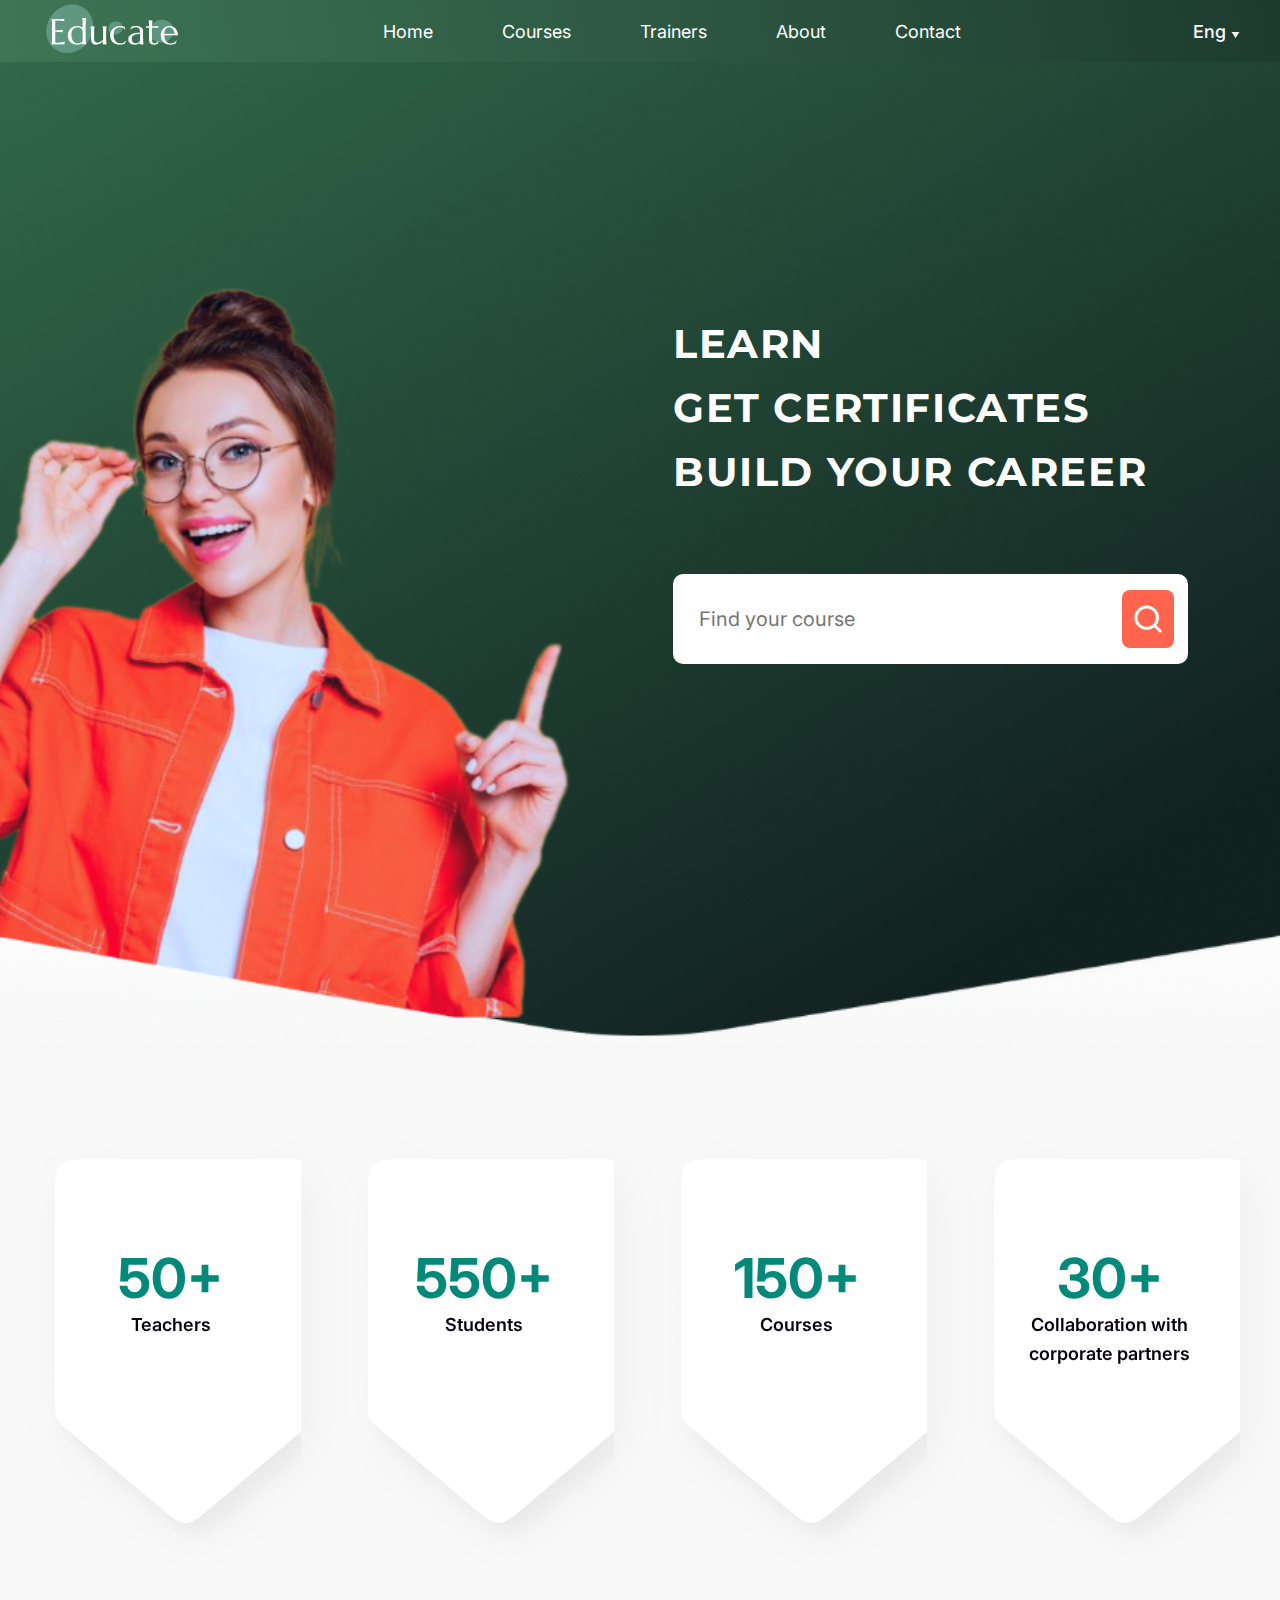
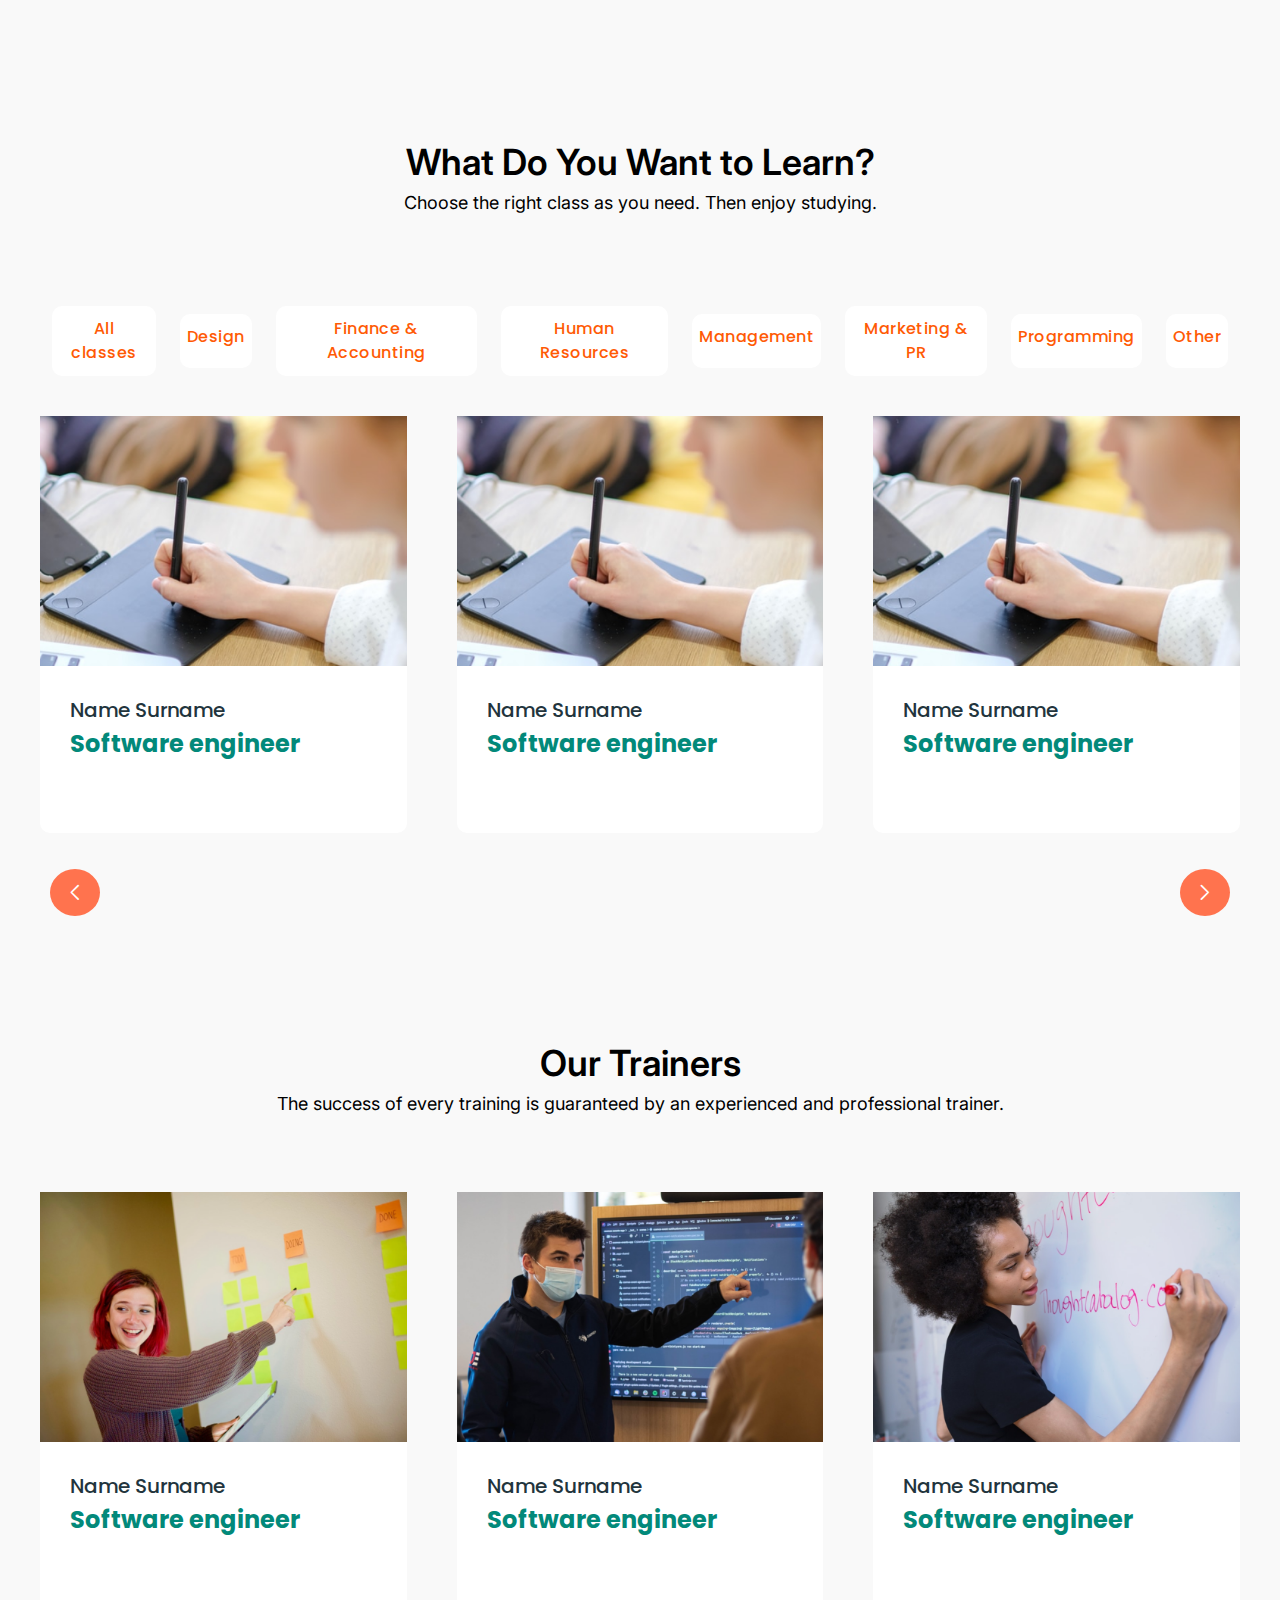
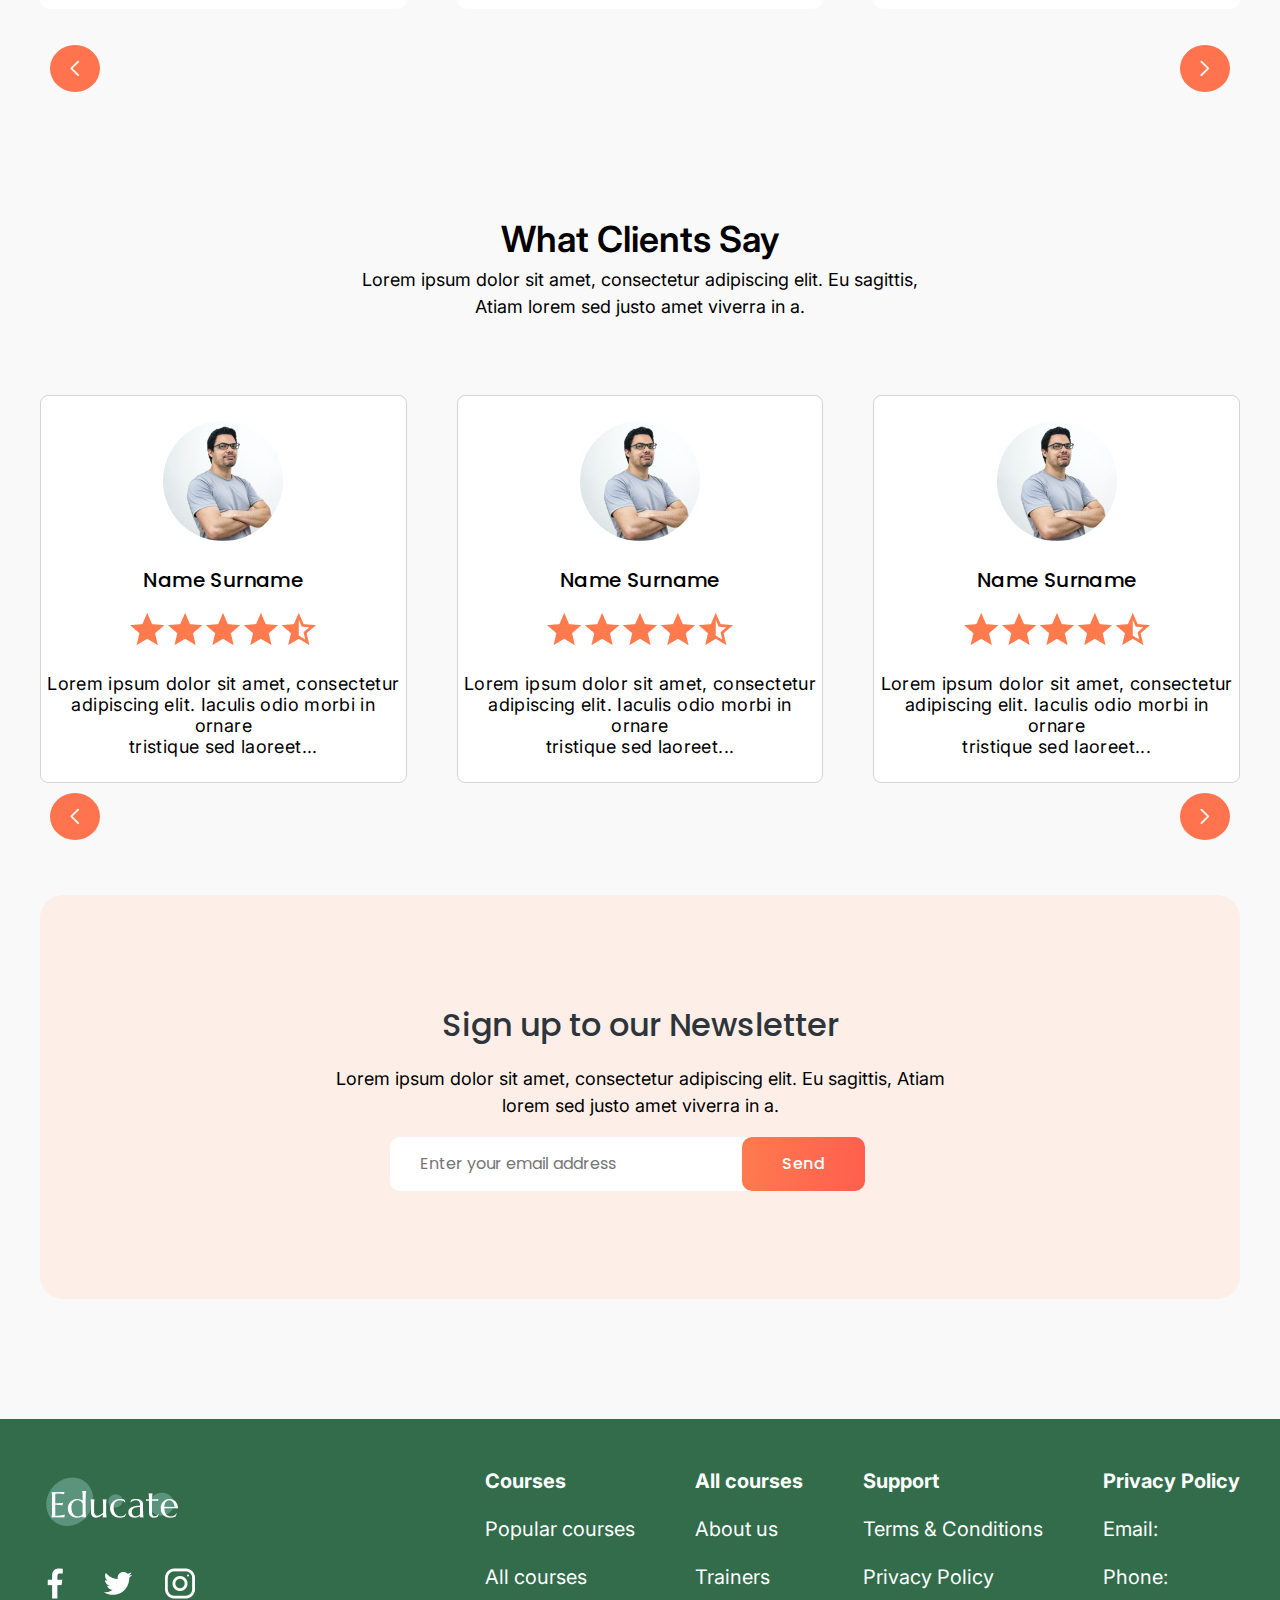
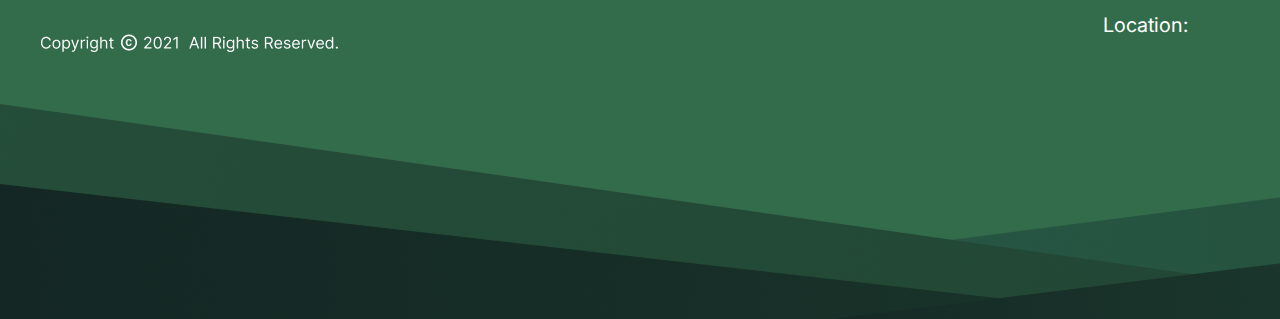
<file: index.html>
<!DOCTYPE html>
<html lang="en">
<head>
    <meta charset="UTF-8">
    <meta name="viewport" content="width=device-width, initial-scale=1.0">
    <title>Document</title>
    <link href="style/style.css" rel="stylesheet" >
    <link
    rel="stylesheet"
    href="https://cdn.jsdelivr.net/npm/swiper@10/swiper-bundle.min.css"
  />
</head>
<body>
    <header>
            <div class="header_top">
                <div class="container">
                   <div class="header__wrap">
                        <div class="header_logo">
                            <img src="images/Educate.png"> 
                        </div>
                        <div class="header_menu">
                            <div class="header_menu_flexed">
                                <ul>
                                    <li>Home</li>
                                    <li>Courses</li>
                                    <li>Trainers</li>
                                    <li>About</li>
                                    <li>Contact</li>
                                </ul>
                            </div>
                        </div>
                        <div class="header_languages">
                            <a href="#">Eng <img src="images/Polygon 2.png"></a>
                            
                        </div>
                   </div>
                </div>
            </div>
    </header>
    
    <section class="under_header">
            <div class="container">
                <div class="header__wrapper">
         
                    <div class="holder">
                        <div class="holder_right">
                                <div class="text">
                                    <p>LEARN<br>
                                        GET CERTIFICATES<br>
                                        BUILD YOUR CAREER</p>
                                </div>
                                <div class="searcher">
                                    <input class="searchBar" placeholder="Find your course">
                                    <button class="lupa"><a href="#"></a></button>
                                </div>
                        </div>      
                    </div>
                </div>
               
            </div>
    </section>
    <section class="figurs">
        <div class="container">
            <div class="bigBox">
                <div class="childrenBox">
                    <div>
                        <b>50+</b>
                        <span>Teachers</span>
                    </div>
                   
                </div>
                <div class="childrenBox">
                    <div>
                        <b>550+</b>
                    <span>Students</span>
                    </div>
                </div>
                <div class="childrenBox">
                    <div>
                        <b>150+</b>
                    <span>Courses</span>
                    </div>
                </div>
                <div class="childrenBox">
                    <div>
                        <b>30+</b>
                    <span>Collaboration with<br>
                        corporate partners</span>
                    </div>
                </div>
            </div>
        </div>
    </section>






    <section class="second">
        <div class="container">
            <div class="everything">
                <div class="explain_part">
                    <h2>What Do You Want to Learn?</h2>
                    <p>Choose the right class as you need. Then enjoy studying.</p>
                </div>
                <div class="miniMenu">
                    <ul>
                        <li><a href="#">All classes</a></li>
                        <li><a href="#">Design</a></li>
                        <li><a href="#">Finance & Accounting</a></li>
                        <li><a href="#">Human Resources </a></li>
                        <li><a href="#">Management</a></li>
                        <li><a href="#">Marketing & PR</a></li>
                        <li><a href="#">Programming</a></li>
                        <li><a href="#">Other</a></li>
                    </ul>
                </div>
                <div>
                    <div id="slider1" class="swiper">
                        <!-- Additional required wrapper -->
                        <div class="swiper-wrapper">
                          <!-- Slides -->
                        <div class="swiper-slide"> 
                            <div class="imageBox">
                                    <div class="imageB" style="background-image: url(images/imageBox1.png);">
            
                                    </div>
                                    <div class="vochmiban">
                                        <div><span class="tag">Name Surname </span></div>
                                        <div><p class="description">Software engineer</p></div>
                                    </div>
                            </div>
                        </div>
                          <div class="swiper-slide">
                            <div class="imageBox">
                                <div class="imageB" style="background-image: url(images/imageBox1.png);">
        
                                </div>
                                <div class="vochmiban">
                                    <div><span class="tag">Name Surname </span></div>
                                    <div><p class="description">Software engineer</p></div>
                                </div>
                            </div>
                          </div>
                          <div class="swiper-slide">
                            <div class="imageBox">
                                <div class="imageB" style="background-image: url(images/imageBox1.png);">
                                </div>
                                <div class="vochmiban">
                                    <div><span class="tag">Name Surname </span></div>
                                    <div><p class="description">Software engineer</p></div>
                                </div>
                            </div>
                          </div>
                          <div class="swiper-slide">
                            <div class="imageBox">
                                <div class="imageB" style="background-image: url(images/imageBox1.png);">
                                </div>
                                <div class="vochmiban">
                                    <div><span class="tag">Name Surname </span></div>
                                    <div><p class="description">Software engineer</p></div>
                                </div>
                            </div>
                          </div>
                          <div class="swiper-slide">
                            <div class="imageBox">
                                <div class="imageB" style="background-image: url(images/imageBox1.png);">
                                </div>
                                <div class="vochmiban">
                                    <div><span class="tag">Name Surname </span></div>
                                    <div><p class="description">Software engineer</p></div>
                                </div>
                            </div>
                          </div>
                          
                        </div>
                      
                        <div class="swiper-button-prev"></div>
                        <div class="swiper-button-next"></div>

                      </div>
                </div>
                
            </div>
            
        </div>
    </section>
    <section class="second">
        <div class="container">
            <div class="everything">
                <div class="explain_part">
                    <h2>Our Trainers</h2>
                    <p>The success of every training is guaranteed by an experienced and professional trainer.</p>
                </div>
                <div>
                    <div id="slider2" class="swiper">
                        <!-- Additional required wrapper -->
                        <div class="swiper-wrapper">
                          <!-- Slides -->
                          <div class="swiper-slide">
                            <div class="imageBox">
                                <div class="imageB" style="background-image:url(images/ginger.png);">
                                </div>
                                <div class="vochmiban">
                                    <div><span class="tag">Name Surname </span></div>
                                    <div><p class="description">Software engineer</p></div>
                                </div>
                            </div>
                          </div>
                          <div class="swiper-slide">
                            <div class="imageBox">
                                <div class="imageB" style="background-image: url(images/imageBox2.png);">
                                </div>
                                <div class="vochmiban">
                                    <div><span class="tag">Name Surname </span></div>
                                    <div><p class="description">Software engineer</p></div>
                                </div>
                            </div>
                          </div>
                          <div class="swiper-slide">
                            <div class="imageBox">
                                <div class="imageB" style="background-image: url(images/imageBox3.png);">
                                </div>
                                <div class="vochmiban">
                                    <div><span class="tag">Name Surname </span></div>
                                    <div><p class="description">Software engineer</p></div>
                                </div>
                            </div>
                          </div>
                          <div class="swiper-slide">
                            <div class="imageBox">
                                <div class="imageB" style="background-image: url(images/imageBox3.png);">
                                </div>
                                <div class="vochmiban">
                                    <div><span class="tag">Name Surname </span></div>
                                    <div><p class="description">Software engineer</p></div>
                                </div>
                            </div>
                          </div>
                 
                        </div>

                        <div class="swiper-button-prev"></div>
                        <div class="swiper-button-next"></div>
                      </div>
                </div>
            </div>
            
        </div>
    </section>
    <section>
        <div class="container">
            <div class="ns_parent">
                <div class="explain_part">
                    <h2>What Clients Say</h2>
                    <p>Lorem ipsum dolor sit amet, consectetur adipiscing elit. Eu sagittis,<br>
                        Atiam lorem sed justo amet viverra in a.</p>
                </div>
                <div>
                    <div id="slider3" class="swiper">
                        <!-- Additional required wrapper -->
                        <div class="swiper-wrapper">
                          <!-- Slides -->
                          <div class="swiper-slide">
                            <div class="smallChild">
                                <div class="omg"><img class="picture" src="images/muzhik.png"></div>
                                <div class="lol"><span class="namesurname">Name Surname</span></div>
                                <div><img src="images/zvezdi.png"></div>
                                <p>Lorem ipsum dolor sit amet, consectetur<br>
                                    adipiscing elit. Iaculis odio morbi in ornare<br>
                                    tristique sed laoreet...</p>
                            </div>
                          </div>
                          <div class="swiper-slide">
                            <div class="smallChild">
                                <div class="omg"><img class="picture" src="images/muzhik.png"></div>
                                <div class="lol"><span class="namesurname">Name Surname</span></div>
                                <div><img src="images/zvezdi.png"></div>
                                <p>Lorem ipsum dolor sit amet, consectetur<br>
                                    adipiscing elit. Iaculis odio morbi in ornare<br>
                                    tristique sed laoreet...</p>
                            </div>
                          </div>
                          <div class="swiper-slide">
                            <div class="smallChild">
                                <div class="omg"><img class="picture" src="images/muzhik.png"></div>
                                <div class="lol"><span class="namesurname">Name Surname</span></div>
                                <div><img src="images/zvezdi.png"></div>
                                <p>Lorem ipsum dolor sit amet, consectetur<br>
                                    adipiscing elit. Iaculis odio morbi in ornare<br>
                                    tristique sed laoreet...</p>
                            </div>
                          </div>
                          <div class="swiper-slide">
                            <div class="smallChild">
                                <div class="omg"><img class="picture" src="images/muzhik.png"></div>
                                <div class="lol"><span class="namesurname">Name Surname</span></div>
                                <div><img src="images/zvezdi.png"></div>
                                <p>Lorem ipsum dolor sit amet, consectetur<br>
                                    adipiscing elit. Iaculis odio morbi in ornare<br>
                                    tristique sed laoreet...</p>
                            </div>
                          </div>
                          <div class="swiper-slide">
                            <div class="smallChild">
                                <div class="omg"><img class="picture" src="images/muzhik.png"></div>
                                <div class="lol"><span class="namesurname">Name Surname</span></div>
                                <div><img src="images/zvezdi.png"></div>
                                <p>Lorem ipsum dolor sit amet, consectetur<br>
                                    adipiscing elit. Iaculis odio morbi in ornare<br>
                                    tristique sed laoreet...</p>
                            </div>
                          </div>
                          <div class="swiper-slide">
                            <div class="smallChild">
                                <div class="omg"><img class="picture" src="images/muzhik.png"></div>
                                <div class="lol"><span class="namesurname">Name Surname</span></div>
                                <div><img src="images/zvezdi.png"></div>
                                <p>Lorem ipsum dolor sit amet, consectetur<br>
                                    adipiscing elit. Iaculis odio morbi in ornare<br>
                                    tristique sed laoreet...</p>
                            </div>
                          </div>
                        </div>
                        <!-- If we need navigation buttons -->
                        <div class="swiper-button-prev"></div>
                        <div class="swiper-button-next"></div>
                      

                </div>
                
            </div>
        </div>
    </section>
    <section class="lastOne">
        <div class="container">
            <div class="signUp_block">
                <div class="balast">
                    <div class="h2hoolder"><h2 class="dddd">Sign up to our Newsletter</h2>
                    </div>
                    <p class="textholder">Lorem ipsum dolor sit amet, consectetur adipiscing elit. Eu sagittis, Atiam<br>
                        lorem sed justo amet viverra in a.</p>
                        <div class="email_block">
                            <input class="e_mail" placeholder="Enter your email address">
                            <button class="button">Send</button>
                        </div>
                </div>
            </div>
        </div>
    </section>
    <footer>
        <div class="container">
            <div class="footer_holder">
                <div class="footer_left">
                    <div class="footer_logo"><img src="images/Educate.png">
                    </div>
                    <div class="footer_soc">
                        <div><img src="images/facebook(1) 1.png"></div>
                        <div> <img src="images/twitter(2) 2.png"></div>
                        <div><img src="images/instagram 2.png"></div>
                    </div>
                    <div class="footer_left_bottom">
                        <img src="images/copyright.png">
                    </div>
                </div>
                <div class="footer_right">
                    <div class="footer_menu">
                        <div class="p_holder">
                            <ul>
                                <li class="start_title"><a href="#">Courses</a></li>
                                <li><a href="#">Popular courses</a></li>
                                <li><a href="#">All courses</a></li>
                            </ul>
                        </div>
                        <div class="p_holder">
                            <ul>
                                <li class="start_title"><a href="#">All courses</a></li>
                                <li><a href="#">About us</a></li>
                                <li><a href="#">Trainers</a></li>
                            </ul>
                        </div>
                        <div class="p_holder">
                            <ul>
                                <li class="start_title"><a href="#">Support</a></li>
                                <li><a href="#">Terms & Conditions</a></li>
                                <li><a href="#">Privacy Policy</a></li>
                            </ul>
                        </div>
                        <div class="p_holder">
                            <ul>
                                <li class="start_title"><a href="#">Privacy Policy</a></li>
                                <li><a href="#">Email:</a></li>
                                <li><a href="#">Phone:</a></li>
                                <li><a href="#">Location:</a></li>

                            </ul>
                        </div>
                    </div>

                </div>
            </div>
        </div>
    </footer>

<script src="https://cdn.jsdelivr.net/npm/swiper@10/swiper-bundle.min.js">

</script>
<script src="javascript/code.js"></script>
</body>
</html>
</file>
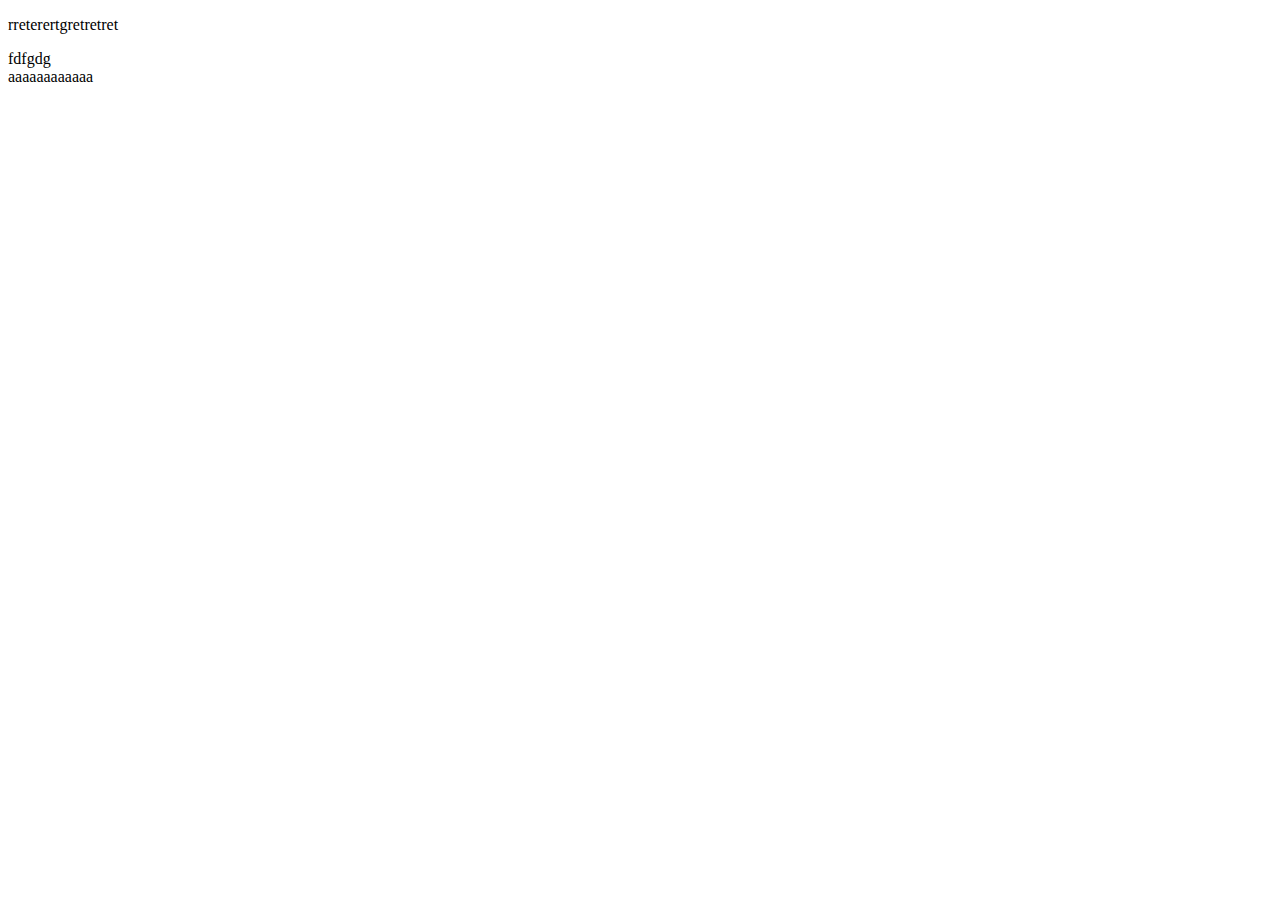
<file: new.html>
<!DOCTYPE html>
<html lang="en">
<head>
    <meta charset="UTF-8">
    <meta name="viewport" content="width=device-width, initial-scale=1.0">
    <title>Document</title>
</head>
<body>
    <p> rreterertgretretret</p>
    <div class="esim"> fdfgdg </div>
    <div class="eli"> aaaaaaaaaaaa </div>
</body>
</html>
</file>
<file: style/style.css>
@import url('https://fonts.googleapis.com/css2?family=Inter:wght@400;500;800&family=Montserrat:wght@400;700;800&family=Poppins:wght@500&display=swap');
body{
    margin: 0;
    background: #ebeceb52;
}
.container{
    width: 1200px;
    margin: 0 auto;
}
.header_top{
    background: linear-gradient(82deg, #3E7655 0%, #1D3B2F 100%);


}
.header__wrap{
    display: flex;
    justify-content: space-between;
    flex-wrap: nowrap;
    align-items: center;

}
.header_languages::after{
    content:"";
    background-repeat: no-repeat;

}
.header_menu_flexed ul{
    display: flex;
    list-style: none;
}
.header_menu_flexed ul li{
    padding-right: 69px;
    color: #FFF;
    font-family: Inter;
    font-size: 18px;
    font-style: normal;
    font-weight: 400px;
    line-height: normal;
    cursor: pointer;
}
.header_logo{
    cursor: pointer;
}

.header_languages a{
    text-decoration: none;
    color:#FFF;
    font-family: Inter;
    font-size: 18px;
    font-style: normal;
    font-weight: 500;
    line-height: 150%;
}
.holder{
   
   
    position: relative;
    z-index: 9;
}
.under_header {
    background-image: url(../images/d.png);
    background-repeat: no-repeat;
    background-position: top center;
    min-height: 987px;
    background-size: cover;
}
.girl{
    /* position: absolute;
    z-index: 99;
    transform: rotate(0.027turn);
    top: 313px;
    right: 628px; */
}
.text p{
    color: #FFF;
    font-family: Montserrat;
    font-size: 40px;
    font-style: normal;
    font-weight: 700;
    line-height: 160%;
    letter-spacing: 1.6px;
    margin: 0;
    padding: 0;
}
.holder_right {
    padding-top: 250px;
    padding-right: 0;
    width: 567px;
}
.searcher{
    display: flex;
    justify-content: center;
    align-items: center;
}
.searchBar {
    display: block;
    border-radius: 10px;
    background: #fff;
    padding: 30px 0;
    padding-left: 26px;
    width: 100%;
    color: #2E353A;
    font-family: Inter;
    font-size: 20px;
    font-style: normal;
    font-weight: 400;
    line-height: 150%;
    border: 0;
    outline: 0;
}
.lupa{
    cursor:pointer;
    background-image: url(../images/lupa.png);
    background-repeat: no-repeat;
    background-size: cover;
    background-position: center;
    width: 58px;
    height: 58px;
    border-radius: 8px;
    border: 0;
    position: relative;
    left: -66px;
}
.searcher span{
    padding-left: 32px;
    color: #2E353A;
    font-family: Inter;
    font-size: 20px;
    font-style: normal;
    font-weight: 400;
    line-height: 150%;
}
.searcher a{
    padding-right: 16px;
}
.text{
    padding-bottom: 70px;
}
.explain_part h2{
    color: #000;
    font-family: Inter;
    font-size: 36px;
    font-style: normal;
    font-weight: 600;
    line-height: 150%;
    margin: 0;
    padding: 0;
    margin-top: 120px;
}
.explain_part p{
    color: #000;
    text-align: center;
    font-family: Inter;
    font-size: 18px;
    font-style: normal;
    font-weight: 400;
    line-height: 150%;
    margin: 0;
    padding: 0;
}
.explain_part{
    text-align: center;
    margin-bottom: 75px;
}
.miniMenu ul{
    display: flex;
    list-style: none;
    text-decoration: none;
    align-items: center;
    padding: 0;
    margin-bottom: 25px;
    justify-content: space-between;
}

.miniMenu ul li{
    display: block;
    min-height: 54px;
    margin: 15px 12px;
    border-radius: 10px;
    background: #FFF;
}
.miniMenu ul li a{
    display: block;
    text-decoration: none;
    color: #FF5A05;
    text-align: center;
    font-family: Poppins;
    font-size: 16px;
    font-style: normal;
    font-weight: 500;
    line-height: 150%; 
    letter-spacing: 0.48px;
    padding: 11px 7px;

}
.miniMenu ul li:hover{
    background: linear-gradient(273deg, #FF5F4E 0%, #FF7A4E 100%);
    

}
.miniMenu ul li:hover a{
    color: #FFF;

}
.bigBox{
    display: flex;
    justify-content: space-between;

}
.childrenBox{
    width: 261px;
    min-height: 370px;

    filter: drop-shadow(10px 15px 25px rgba(0, 0, 0, 0.04));
    text-align: center;
    padding-top: 96px;
    background-image: url(../images/t.png);
    background-repeat: no-repeat;

}
.figurs{
    padding-top: 100px;
}
.childrenBox b{
    display: block;
    color: #02897A;
    text-align: center;
    font-family: Inter;
    font-size: 55px;
    font-style: normal;
    font-weight: 700;
    line-height: 120%;
}
.childrenBox span{
    display: block;
    color: #05000B;
    text-align: center;
    font-family: Inter;
    font-size: 18px;
    font-style: normal;
    font-weight: 600;
    line-height: 160%;
}

.smallChild{
    background-color: #FFF;
    text-align: center;
    border: 1px solid #d4d4d4;
    border-radius: 8px;
    padding: 25px 0px;
}
.picture{
    border-radius: 100%;
}
.namesurname{
    color: #000;
    text-align: center;
    font-family: Poppins;
    font-size: 20px;
    font-style: normal;
    font-weight: 500;
    line-height: normal;
    letter-spacing: 0.4px;
}
.smallChild p{
    color: #000;
    text-align: center;
    font-family: Inter;
    font-size: 18px;
    font-style: normal;
    font-weight: 400;
    line-height: normal;
    letter-spacing: 0.36px;
    margin: 0;
    padding: 0;
    padding-top: 23px;
}

.omg{
    margin-bottom: 20px;
}
.lol{
    padding-bottom: 17px;
}
.imageBox{
    border-radius: 10px;
    background-color: #FFF;
}
.imageBox:last-child{
    padding: 0;
}

.imageBox:first-child img{
    height: 330px;
}
.spanTeg{
    margin: 0;
    padding: 0;
    color: #22343D;
    font-family: Poppins;
    font-size: 20px;
    font-style: normal;
    font-weight: 500;
    line-height: 28px;
    padding-left:40px;

}
.just-p{
    margin: 0;
    padding: 0;
    color: #02897A;
    font-family: Poppins;
    font-size: 24px;
    font-style: normal;
    font-weight: 700;
    line-height: 40px;  
    padding-left:40px;
}

.imageB{
    background-position: center;
    background-repeat: no-repeat;
    background-size: cover;
    min-height: 250px;
}
.dddd{
    margin: 0;
    color: #2E353A;
    text-align: center;
    font-family: Poppins;
    font-size: 32px;
    font-style: normal;
    font-weight: 500;
    line-height: 140%;
}
.signUp_block{
    display: flex;
    text-align: center;
    height: 404px;
    background-color: #FDEEE7;
    border-radius: 23px;
    align-items: center;
    justify-content: center;
}
.textholder{
    color: #000;
    text-align: center;
    font-family: Inter;
    font-size: 18px;
    font-style: normal;
    font-weight: 400;
    line-height: 150%;
}
.lastOne{
    margin-bottom: 120px;
}
footer{
    background-image:  url(../images/f.png);
    min-height: 500px;
}
.footer_soc{
    width: 155px;
    display: flex;
    justify-content: space-between;
    padding-top: 33px;
    padding-bottom: 30px;
}
.footer_left{
}
.footer_holder{
    display: flex;
    justify-content: space-between;
    align-items: center;
    padding: 50px 0;
}
.footer_menu{
    display: flex;
    justify-content:space-between;
    width: 755px;
}
.p_holder ul{
    padding: 0;
    margin: 0;
    list-style: none;
}
.p_holder ul li{
    padding: 0;
    margin: 0;
    padding-bottom: 24px;
    cursor: pointer;
  
}
.p_holder ul li a{
    color: #FFF;
    font-family: Inter;
    font-size: 20px;
    font-style: normal;
    line-height: normal;
    text-decoration:none;

}
.start_title{
    color: #FFF;
    font-family: Inter;
    font-size: 20px;
    font-style: normal;
    font-weight: 700;
    line-height: normal;
}
#slider1{
    height: 500px;
}
.swiper-button-lock {
    display: inline-block;
}
.tag{
    color: #22343D;
    font-family: Poppins;
    font-size: 20px;
    font-style: normal;
    font-weight: 500;
    line-height: 28px;
    margin: 0;
    padding-bottom: 10px;
}
.description{
    color: #02897A;
    font-family: Poppins;
    font-size: 24px;
    font-style: normal;
    font-weight: 700;
    line-height: 40px;
    margin: 0;
    padding: 0
}
.vochmiban{
    padding: 30px;
    padding-bottom: 69px;
}

#slider2{
    height: 500px;
}
.email_block{
    width: 500px;
    display: flex;
    margin: 0 auto;
}
.e_mail{
    border-radius: 10px;
    background: #fff;
    display: block;
    padding: 15px 30px;
    border: 0;
    outline: 0;
    color: #171832;
    text-align: center;
    font-family: Poppins;
    font-size: 16px;
    font-style: normal;
    font-weight: 400;
    line-height: 150%;
    width: 100%;
    text-align: left;
}
.button{
    border: 0;
    background: linear-gradient(273deg, #FF5F4E 0%, #FF7A4E 100%);
    border-radius: 10px;
    padding: 15px 40px;
    color: #FFF;
    text-align: center;
    font-family: Poppins;
    font-size: 16px;
    font-style: normal;
    font-weight: 500;
    line-height: 150%; /* 24px */
    letter-spacing: 0.48px;
    position: relative;
    left: -25px;
}
.header__wrapper {
    display: flex;
    justify-content: end;
}
#slider1 .swiper-button-prev,
#slider1 .swiper-button-next{
    top:inherit;
    bottom: 0;
    background: #FF734E;
    width: 50px;
    height: 47px;
    border-radius: 100%;
}
#slider1 .swiper-button-prev::after{
    content: 'prev';
    color: #fff;
    font-size: 15px;
    font-weight: bold;
}
#slider1 .swiper-button-next::after{
    content: 'next';
    color: #fff;
    font-size: 15px;
    font-weight: bold;
}
#slider2 .swiper-button-prev,
#slider2 .swiper-button-next{
    top:inherit;
    bottom: 0;
    background: #FF734E;
    width: 50px;
    height: 47px;
    border-radius: 100%;
}
#slider2 .swiper-button-prev::after{
    content: 'prev';
    color: #fff;
    font-size: 15px;
    font-weight: bold;
}
#slider2 .swiper-button-next::after{
    content: 'next';
    color: #fff;
    font-size: 15px;
    font-weight: bold;
}
#slider3{
    height: 500px;
}
#slider3 .swiper-button-prev,
#slider3 .swiper-button-next{
    top:inherit;
    bottom: 55px;
    background: #FF734E;
    width: 50px;
    height: 47px;
    border-radius: 100%;
}
#slider3 .swiper-button-prev::after{
    content: 'prev';
    color: #fff;
    font-size: 15px;
    font-weight: bold;
}
#slider3 .swiper-button-next::after{
    content: 'next';
    color: #fff;
    font-size: 15px;
    font-weight: bold;
}

@media only screen and (max-width: 1200px) {
    .container{
        width: 1000px;
    }
    .childrenBox{
        background-size: contain;
    }
    .childrenBox b{
        font-size: 32px;
    }
    .childrenBox span{
        font-size: 16px;
    }
    .childrenBox {
        width: 261px;
        min-height: 205px;
        background-size: cover;
        background-position: center;
        padding: 0;
        display: flex;
        justify-content: center;
        padding-top:60px;
    }
    .footer_menu{
        width: 100%;
    }
     .p_holder {
        width: 150px;
    }
}

@media only screen and (max-width: 1020px) {
    .container{
        width: 800px;
    }
    .miniMenu ul {

        flex-wrap: wrap;
        justify-content: center;
    }
    .header_menu, .header_languages {
        display: none;
    }
    .footer_holder {
        flex-wrap: wrap;
    }
    .p_holder {
        width: 210px;
    }
    .footer_left {
        padding-bottom: 25px;
    }
    footer {
        background-image:none;
        background-color: #336C4B;
    }

    .header__wrapper {
        display: flex;
        justify-content: end;
    }
}
@media only screen and (max-width: 820px) {
    .container{
        width: 600px;
    }
    .under_header{
        background-image: none;
        background-color: #214434;
        padding-bottom: 30px;
    }
    .holder_right {
        padding-top: 30px;
        padding-right: 0;
        width: 100%;
    }
    .header__wrapper {
        display: flex;
        justify-content: center;
    }
    .under_header {
        background-position: top center;
        min-height: auto;
        background-size: cover;
    }

.childrenBox{
    background-image: none;
    background-color: #fff;
    margin-bottom:20px;
}
.bigBox{
    flex-wrap: wrap;
}
.p_holder {
    width: 100%
}
}

    
   
   

@media only screen and (max-width: 620px) {
    .container{
        width: 400px;
    }
    .balast{
        width: 100%;
    }
    .signUp_block{
        height: auto;
        padding: 25px;
        box-sizing: border-box;
    }
    .email_block{
        width: 100%;
    }
    .button{
        left: -6px;
    }
    .bigBox {
        justify-content: center;
    }
    .text p {
        font-size: 25px;
    }
    .footer_menu {
        justify-content: space-around;

    }
    .p_holder {
        width: 38%;
    }
    .footer_menu {
        justify-content: space-around;
        display: flex;
        flex-wrap: wrap;
    }
}
@media only screen and (max-width: 420px) {
    .container{
        width: 300px;
    }
    .button {
        padding: 8px 7px;
        left: -6px;
    }
}
</file>
